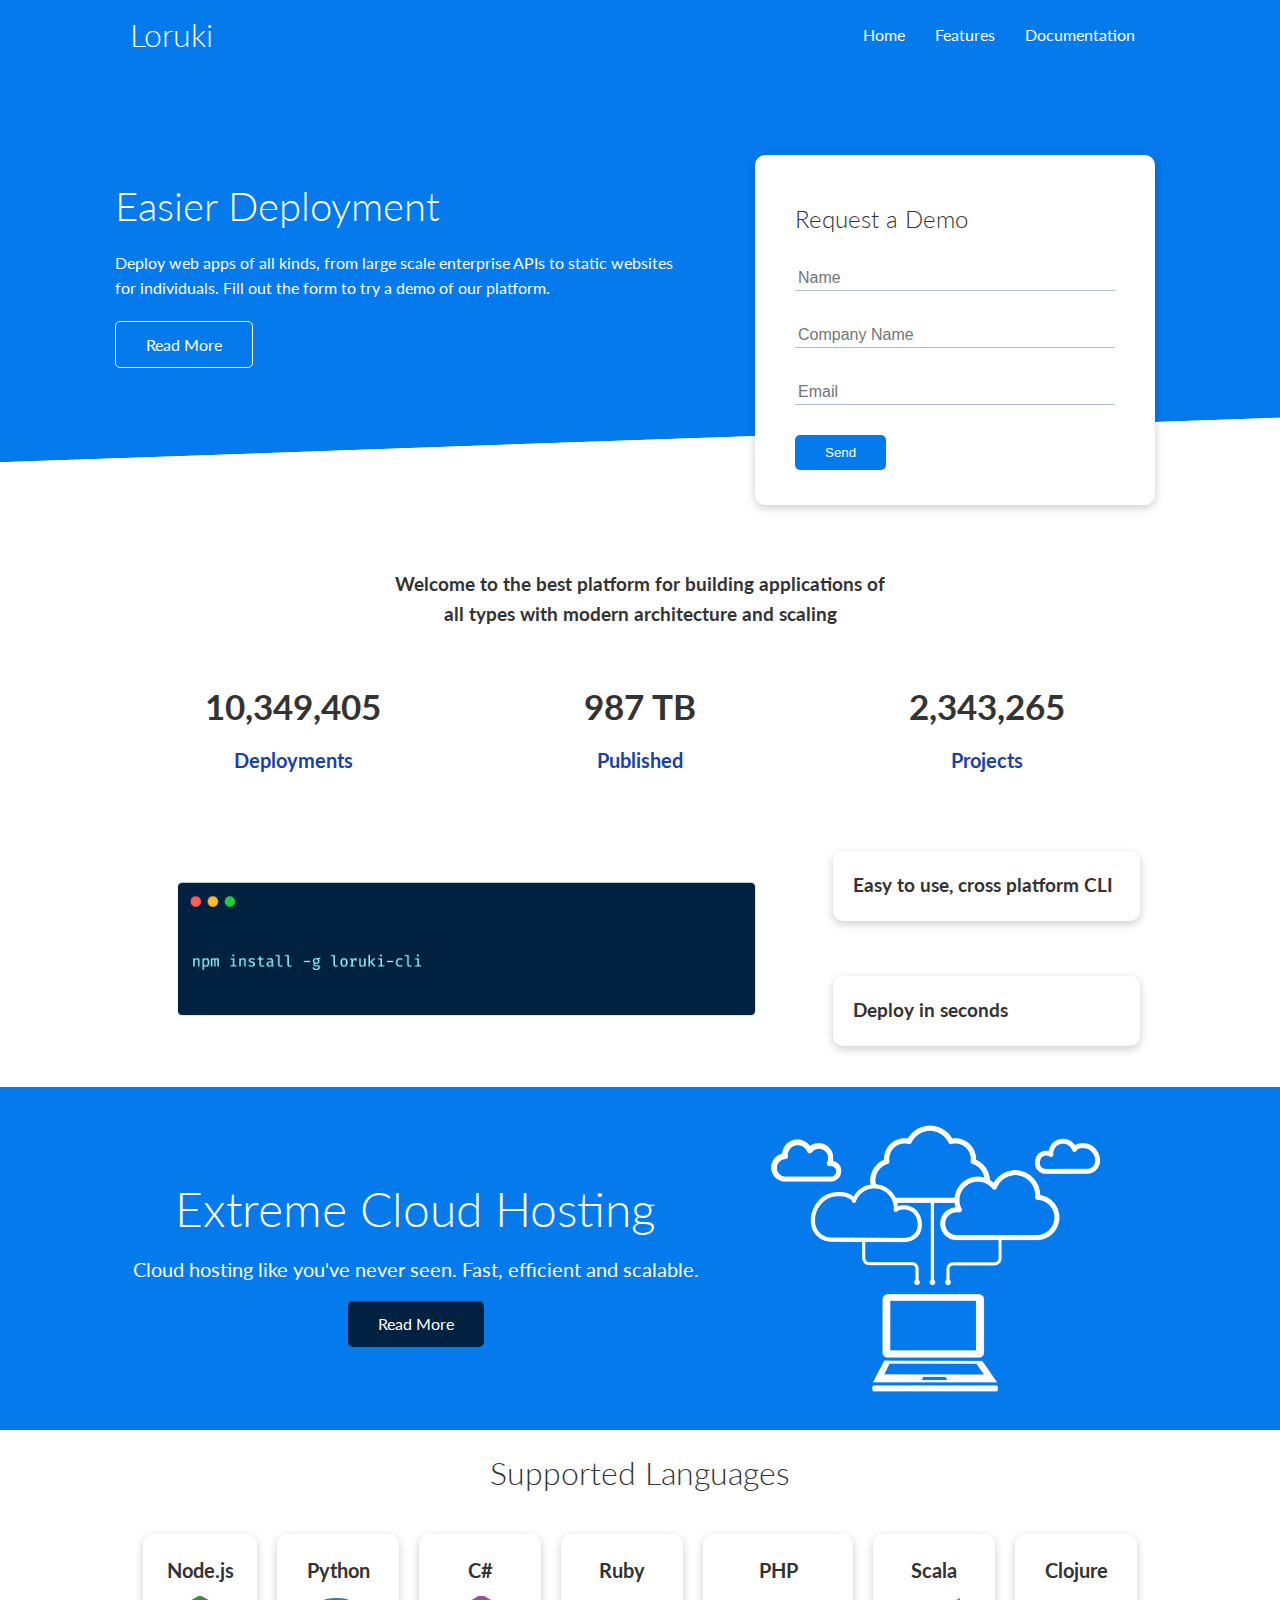
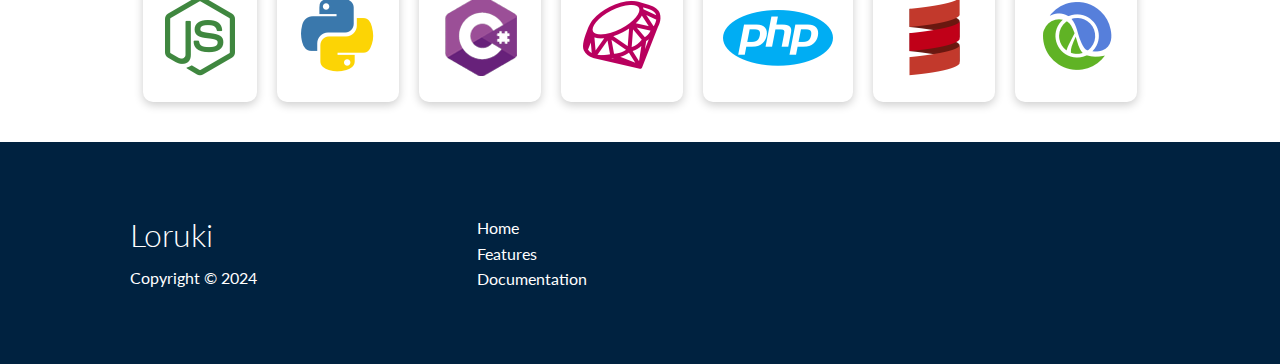
<file: index.html>
<!DOCTYPE html>
<html lang="en">
<head>
  <meta charset="UTF-8">
  <meta name="viewport" content="width=device-width, initial-scale=1.0">

  <link rel="stylesheet" href="https://cdnjs.cloudflare.com/ajax/libs/font-awesome/6.5.2/css/all.min.css" integrity="sha512-SnH5WK+bZxgPHs44uWIX+LLJAJ9/2PkPKZ5QiAj6Ta86w+fsb2TkcmfRyVX3pBnMFcV7oQPJkl9QevSCWr3W6A==" crossorigin="anonymous" referrerpolicy="no-referrer" />
  <link rel="stylesheet" href="css/utilities.css">
  <link rel="stylesheet" href="css/style.css">

  <title>Loruki | Cloud Hosting For Everyone</title>
</head>
<body>
  <!-- Navbar -->
  <div class="navbar">
    <div class="container flex">
      <h1 class="logo">Loruki</h1>

      <nav>
        <ul>
          <li><a href="index.html">Home</a></li>
          <li><a href="features.html">Features</a></li>
          <li><a href="documentation.html">Documentation</a></li>
        </ul>
      </nav>
    </div>
  </div>

  <!-- Showcase -->
  <section class="showcase">
    <div class="container grid">
      <div class="showcase-text">
        <h1>Easier Deployment</h1>
        <p>Deploy web apps of all kinds, from large scale enterprise APIs to static websites for individuals. Fill out the form to try a demo of our platform.</p>
        <a href="features.html" class="btn btn-outline">Read More</a>
      </div>

      <div class="showcase-form card">
        <h2>Request a Demo</h2>
        <form>
          <div class="form-control">
            <input type="text" name="name" placeholder="Name" required>
          </div>

          <div class="form-control">
            <input type="text" name="company" placeholder="Company Name" required>
          </div>

          <div class="form-control">
            <input type="email" name="email" placeholder="Email" required>
          </div>

          <input type="submit" value="Send" class="btn btn-primary">
        </form>
      </div>
    </div>
  </section>

  <!-- Stats -->
  <section class="stats">
    <div class="container">
      <h3 class="stats-heading text-center my-1">
        Welcome to the best platform for building applications of all types with modern architecture and scaling
      </h3>

      <div class="grid grid-3 text-center my-4">
        <div>
          <i class="fas fa-server fa-3x"></i>
          <h3>10,349,405</h3>
          <p class="text-secondary">Deployments</p>
        </div>

        <div>
          <i class="fas fa-upload fa-3x"></i>
          <h3>987 TB</h3>
          <p class="text-secondary">Published</p>
        </div>

        <div>
          <i class="fas fa-project-diagram fa-3x"></i>
          <h3>2,343,265</h3>
          <p class="text-secondary">Projects</p>
        </div>
      </div>
    </div>
  </section>

  <!-- CLI -->
  <section class="cli">
    <div class="container grid">
      <img src="images/cli.png" alt="CLI command image">

      <div class="card">
        <h3>Easy to use, cross platform CLI</h3>
      </div>

      <div class="card">
        <h3>Deploy in seconds</h3>
      </div>
    </div>
  </section>

  <!-- Cloud -->
  <section class="cloud bg-primary my-2 py-2">
    <div class="container grid">
      <div class="text-center">
        <h2 class="lg">Extreme Cloud Hosting</h2>
        <p class="lead my-1">Cloud hosting like you've never seen. Fast, efficient and scalable.</p>
        <a href="features.html" class="btn btn-dark">Read More</a>
      </div>

      <img src="images/cloud.png" alt="cloud image">
    </div>
  </section>

  <!-- Languages -->
  <section class="languages">
    <h2 class="md text-center my-2">
      Supported Languages
    </h2>

    <div class="container flex">
      <div class="card">
        <h4>Node.js</h4>
        <img src="images/logos/node.png" alt="node.js logo">
      </div>

      <div class="card">
        <h4>Python</h4>
        <img src="images/logos/python.png" alt="python logo">
      </div>

      <div class="card">
        <h4>C#</h4>
        <img src="images/logos/csharp.png" alt="c# logo">
      </div>

      <div class="card">
        <h4>Ruby</h4>
        <img src="images/logos/ruby.png" alt="ruby logo">
      </div>

      <div class="card">
        <h4>PHP</h4>
        <img src="images/logos/php.png" alt="php logo">
      </div>

      <div class="card">
        <h4>Scala</h4>
        <img src="images/logos/scala.png" alt="scala logo">
      </div>

      <div class="card">
        <h4>Clojure</h4>
        <img src="images/logos/clojure.png" alt="clojure logo">
      </div>
    </div>
  </section>

  <!-- Footer -->
  <footer class="footer bg-dark py-5">
    <div class="container grid grid-3">
      <div>
        <h1>Loruki</h1>
        <p>Copyright &copy; 2024</p>
      </div>

      <nav>
        <ul>
          <li><a href="index.html">Home</a></li>
          <li><a href="features.html">Features</a></li>
          <li><a href="documentation.html">Documentation</a></li>
        </ul>
      </nav>

      <div class="social">
        <a href="#"><i class="fab fa-github fa-2x"></i></a>
        <a href="#"><i class="fab fa-facebook fa-2x"></i></a>
        <a href="#"><i class="fab fa-instagram fa-2x"></i></a>
        <a href="#"><i class="fab fa-twitter fa-2x"></i></a>
      </div>
    </div>
  </footer>
</body>
</html>
</file>
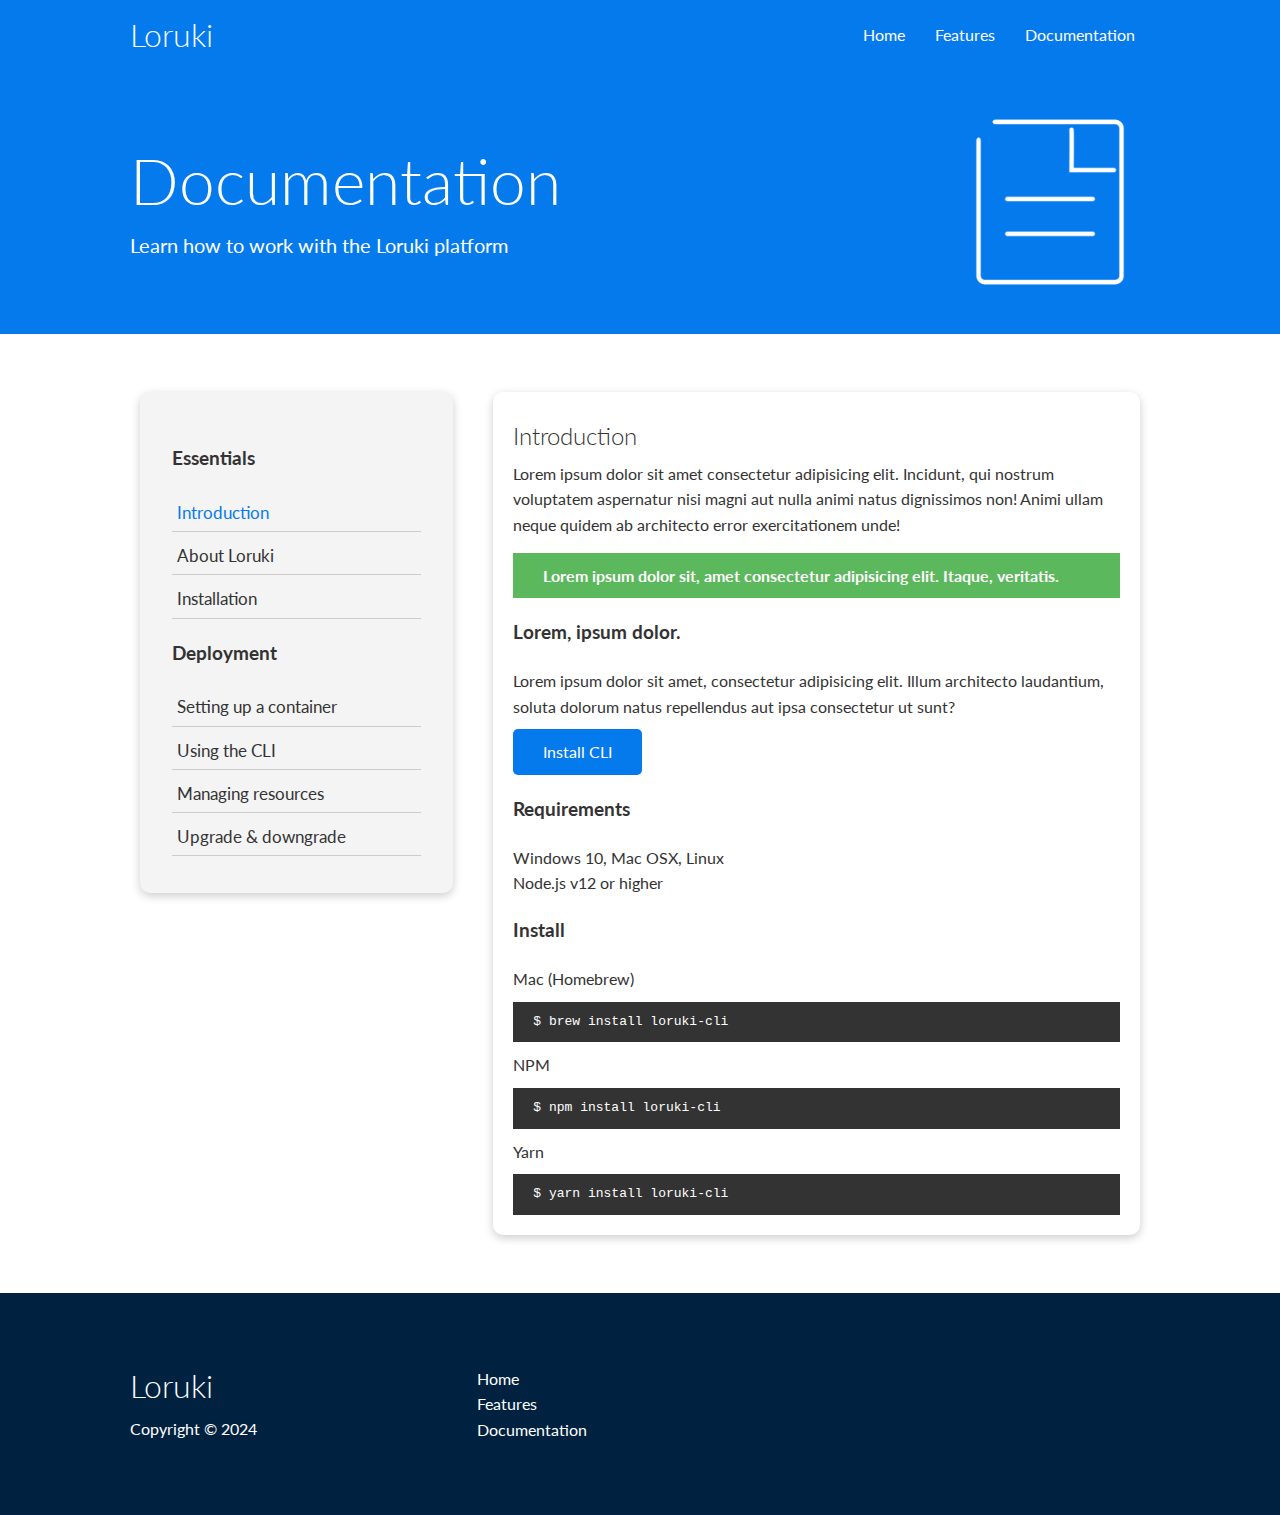
<file: documentation.html>
<!DOCTYPE html>
<html lang="en">
<head>
  <meta charset="UTF-8">
  <meta name="viewport" content="width=device-width, initial-scale=1.0">

  <link rel="stylesheet" href="https://cdnjs.cloudflare.com/ajax/libs/font-awesome/6.5.2/css/all.min.css" integrity="sha512-SnH5WK+bZxgPHs44uWIX+LLJAJ9/2PkPKZ5QiAj6Ta86w+fsb2TkcmfRyVX3pBnMFcV7oQPJkl9QevSCWr3W6A==" crossorigin="anonymous" referrerpolicy="no-referrer" />
  <link rel="stylesheet" href="css/utilities.css">
  <link rel="stylesheet" href="css/style.css">

  <title>Loruki | Cloud Hosting For Everyone</title>
</head>
<body>
  <!-- Navbar -->
  <div class="navbar">
    <div class="container flex">
      <h1 class="logo">Loruki</h1>

      <nav>
        <ul>
          <li><a href="index.html">Home</a></li>
          <li><a href="features.html">Features</a></li>
          <li><a href="documentation.html">Documentation</a></li>
        </ul>
      </nav>
    </div>
  </div>

  <!-- Head Section -->
  <section class="documentation-head bg-primary py-3">
    <div class="container grid">
      <div>
        <h1 class="xl">Documentation</h1>
        <p class="lead">
          Learn how to work with the Loruki platform
        </p>
      </div>

      <img src="images/docs.png" alt="docs image">
    </div>
  </section>

  <!-- Documentation Main -->
  <section class="documentation-main my-4">
    <div class="container grid">
      <div class="card bg-light p-3">
        <h3 class="my-2">Essentials</h3>
        <nav>
          <ul>
            <li><a class="text-primary" href="#">Introduction</a></li>
            <li><a href="#">About Loruki</a></li>
            <li><a href="#">Installation</a></li>
          </ul>
        </nav>

        <h3 class="my-2">Deployment</h3>
        <nav>
          <ul>
            <li><a href="#">Setting up a container</a></li>
            <li><a href="#">Using the CLI</a></li>
            <li><a href="#">Managing resources</a></li>
            <li><a href="#">Upgrade & downgrade</a></li>
          </ul>
        </nav>
      </div>

      <div class="card">
        <h2>Introduction</h2>
        <p>
          Lorem ipsum dolor sit amet consectetur adipisicing elit. Incidunt, qui nostrum voluptatem aspernatur nisi magni aut nulla animi natus dignissimos non! Animi ullam neque quidem ab architecto error exercitationem unde!
        </p>

        <div class="alert alert-success">
          <i class="fas fa-info"></i> Lorem ipsum dolor sit, amet consectetur adipisicing elit. Itaque, veritatis.
        </div>

        <h3>Lorem, ipsum dolor.</h3>
        <p>
          Lorem ipsum dolor sit amet, consectetur adipisicing elit. Illum architecto laudantium, soluta dolorum natus repellendus aut ipsa consectetur ut sunt?
        </p>
        <a href="#" class="btn btn-primary">Install CLI</a>

        <h3>Requirements</h3>
        <ul>
          <li>Windows 10, Mac OSX, Linux</li>
          <li>Node.js v12 or higher</li>
        </ul>

        <h3>Install</h3>
        <p>Mac (Homebrew)</p>
        <pre><code>$ brew install loruki-cli</code></pre>

        <p>NPM</p>
        <pre><code>$ npm install loruki-cli</code></pre>

        <p>Yarn</p>
        <pre><code>$ yarn install loruki-cli</code></pre>
      </div>
    </div>
  </section>

  <!-- Footer -->
  <footer class="footer bg-dark py-5">
    <div class="container grid grid-3">
      <div>
        <h1>Loruki</h1>
        <p>Copyright &copy; 2024</p>
      </div>

      <nav>
        <ul>
          <li><a href="index.html">Home</a></li>
          <li><a href="features.html">Features</a></li>
          <li><a href="documentation.html">Documentation</a></li>
        </ul>
      </nav>

      <div class="social">
        <a href="#"><i class="fab fa-github fa-2x"></i></a>
        <a href="#"><i class="fab fa-facebook fa-2x"></i></a>
        <a href="#"><i class="fab fa-instagram fa-2x"></i></a>
        <a href="#"><i class="fab fa-twitter fa-2x"></i></a>
      </div>
    </div>
  </footer>
</body>
</html>
</file>
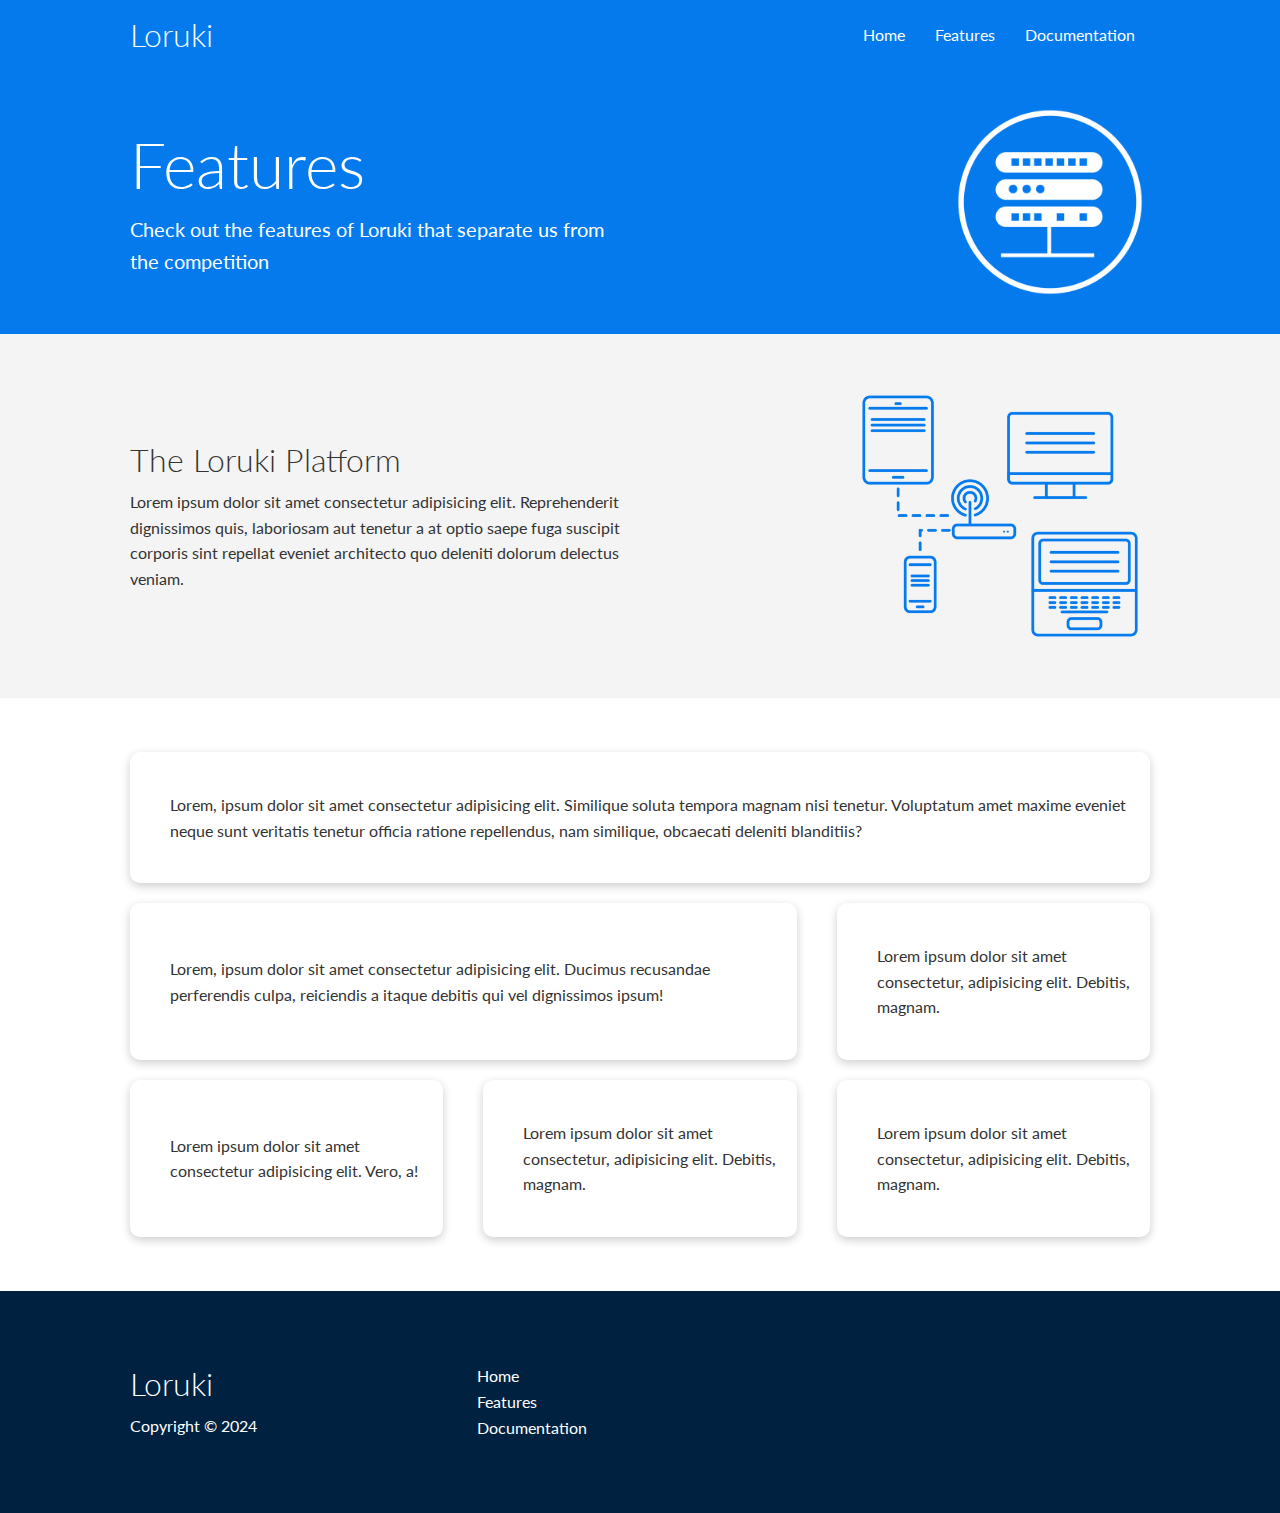
<file: features.html>
<!DOCTYPE html>
<html lang="en">
<head>
  <meta charset="UTF-8">
  <meta name="viewport" content="width=device-width, initial-scale=1.0">

  <link rel="stylesheet" href="https://cdnjs.cloudflare.com/ajax/libs/font-awesome/6.5.2/css/all.min.css" integrity="sha512-SnH5WK+bZxgPHs44uWIX+LLJAJ9/2PkPKZ5QiAj6Ta86w+fsb2TkcmfRyVX3pBnMFcV7oQPJkl9QevSCWr3W6A==" crossorigin="anonymous" referrerpolicy="no-referrer" />
  <link rel="stylesheet" href="css/utilities.css">
  <link rel="stylesheet" href="css/style.css">

  <title>Loruki | Cloud Hosting For Everyone</title>
</head>
<body>
  <!-- Navbar -->
  <div class="navbar">
    <div class="container flex">
      <h1 class="logo">Loruki</h1>

      <nav>
        <ul>
          <li><a href="index.html">Home</a></li>
          <li><a href="features.html">Features</a></li>
          <li><a href="documentation.html">Documentation</a></li>
        </ul>
      </nav>
    </div>
  </div>

  <!-- Head Section -->
  <section class="features-head bg-primary py-3">
    <div class="container grid">
      <div>
        <h1 class="xl">Features</h1>
        <p class="lead">
          Check out the features of Loruki that separate us from the competition
        </p>
      </div>

      <img src="images/server.png" alt="server image">
    </div>
  </section>

  <!-- Sub Head -->
  <section class="features-sub-head bg-light py-3">
    <div class="container grid">
      <div>
        <h1 class="md">The Loruki Platform</h1>
        <p>
          Lorem ipsum dolor sit amet consectetur adipisicing elit. Reprehenderit dignissimos quis, laboriosam aut tenetur a at optio saepe fuga suscipit corporis sint repellat eveniet architecto quo deleniti dolorum delectus veniam.
        </p>
      </div>

      <img src="images/server2.png" alt="server image">
    </div>
  </section>

  <!-- Main -->
  <section class="features-main my-2">
    <div class="container grid grid-3">
      <div class="card flex">
        <i class="fas fa-server fa-3x"></i>
        <p>
          Lorem, ipsum dolor sit amet consectetur adipisicing elit. Similique soluta tempora magnam nisi tenetur. Voluptatum amet maxime eveniet neque sunt veritatis tenetur officia ratione repellendus, nam similique, obcaecati deleniti blanditiis?
        </p>
      </div>

      <div class="card flex">
        <i class="fas fa-network-wired fa-3x"></i>
        <p>
          Lorem, ipsum dolor sit amet consectetur adipisicing elit. Ducimus recusandae perferendis culpa, reiciendis a itaque debitis qui vel dignissimos ipsum!
        </p>
      </div>

      <div class="card flex">
        <i class="fas fa-laptop-code fa-3x"></i>
        <p>
          Lorem ipsum dolor sit amet consectetur, adipisicing elit. Debitis, magnam.
        </p>
      </div>

      <div class="card flex">
        <i class="fas fa-database fa-3x"></i>
        <p>
          Lorem ipsum dolor sit amet consectetur adipisicing elit. Vero, a!
        </p>
      </div>

      <div class="card flex">
        <i class="fas fa-power-off fa-3x"></i>
        <p>
          Lorem ipsum dolor sit amet consectetur, adipisicing elit. Debitis, magnam.
        </p>
      </div>

      <div class="card flex">
        <i class="fas fa-upload fa-3x"></i>
        <p>
          Lorem ipsum dolor sit amet consectetur, adipisicing elit. Debitis, magnam.
        </p>
      </div>
    </div>
  </section>

  <!-- Footer -->
  <footer class="footer bg-dark py-5">
    <div class="container grid grid-3">
      <div>
        <h1>Loruki</h1>
        <p>Copyright &copy; 2024</p>
      </div>

      <nav>
        <ul>
          <li><a href="index.html">Home</a></li>
          <li><a href="features.html">Features</a></li>
          <li><a href="documentation.html">Documentation</a></li>
        </ul>
      </nav>

      <div class="social">
        <a href="#"><i class="fab fa-github fa-2x"></i></a>
        <a href="#"><i class="fab fa-facebook fa-2x"></i></a>
        <a href="#"><i class="fab fa-instagram fa-2x"></i></a>
        <a href="#"><i class="fab fa-twitter fa-2x"></i></a>
      </div>
    </div>
  </footer>
</body>
</html>
</file>
<file: css/utilities.css>
/* Formatting */
.container {
  max-width: 1100px;
  margin: 0 auto;
  overflow: auto;
  padding: 0 40px;
}

.flex {
  display: flex;
  justify-content: center;
  align-items: center;
  height: 100%;
}

.grid {
  display: grid;
  grid-template-columns: repeat(2, 1fr);
  gap: 20px;
  justify-content: center;
  align-items: center;
  height: 100%;
}

.grid-3 {
  grid-template-columns: repeat(3, 1fr);
}

/* Card */
.card {
  background-color: #fff;
  color: #333;
  border-radius: 10px;
  box-shadow: 0 3px 10px rgba(0, 0, 0, 0.2);
  padding: 20px;
  margin: 10px;
}

/* Button */
.btn {
  display: inline-block;
  padding: 10px 30px;
  cursor: pointer;
  background-color: var(--primary-color);
  color: #fff;
  border: none;
  border-radius: 5px;
}

.btn:hover {
  transform: scale(0.98);
}

.btn-outline {
  background-color: transparent;
  border: 1px solid #fff;
}

.text-center {
  text-align: center;
}

/* Text sizes */
.lead {
  font-size: 20px;
}

.sm {
  font-size: 1rem;
}

.md {
  font-size: 2rem;
}

.lg {
  font-size: 3rem;
}

.xl {
  font-size: 4rem;
}

/* Text Colors */
.text-primary {
  color: var(--primary-color);
}

.text-secondary {
  color: var(--secondary-color);
}

.text-dark {
  color: var(--dark-color);
}

.text-light {
  color: var(--light-color);
}


/* Alert */
.alert {
  background-color: var(--light-color);
  padding: 10px 20px;
  font-weight: bold;
  margin: 15px 0;
}

.alert i {
  margin-right: 10px;
}

.alert-success {
  background-color: var(--success-color);
  color: #fff;
}

.alert-error {
  background-color: var(--error-color);
  color: #fff;
}

/* Backgrounds & Colored Buttons */
.bg-primary,
.btn-primary {
  background-color: var(--primary-color);
  color: #fff;
}

.bg-secondary,
.btn-secondary {
  background-color: var(--secondary-color);
  color: #fff;
}

.bg-dark,
.btn-dark {
  background-color: var(--dark-color);
  color: #fff;
}

.bg-light,
.btn-light {
  background-color: var(--light-color);
  color: #333;
}

.bg-primary a,
.btn-primary a,
.bg-secondary a,
.btn-secondary a,
.bg-dark a,
.btn-dark a {
  color: #fff;
}

/* Margin */
.my-1 {
  margin: 1rem 0;
}

.my-2 {
  margin: 1.5rem 0;
}

.my-3 {
  margin: 2rem 0;
}

.my-4 {
  margin: 3rem 0;
}

.my-5 {
  margin: 4rem 0;
}

.m-1 {
  margin: 1rem;
}

.m-2 {
  margin: 1.5rem;
}

.m-3 {
  margin: 2rem;
}

.m-4 {
  margin: 3rem;
}

.m-5 {
  margin: 4rem;
}

/* Padding */
.py-1 {
  padding: 1rem 0;
}

.py-2 {
  padding: 1.5rem 0;
}

.py-3 {
  padding: 2rem 0;
}

.py-4 {
  padding: 3rem 0;
}

.py-5 {
  padding: 4rem 0;
}

.p-1 {
  padding: 1rem;
}

.p-2 {
  padding: 1.5rem;
}

.p-3 {
  padding: 2rem;
}

.p-4 {
  padding: 3rem;
}

.p-5 {
  padding: 4rem;
}
</file>
<file: css/style.css>
@import url('https://fonts.googleapis.com/css2?family=Lato:wght@300&display=swap');

/* Properties */
:root {
  --primary-color: #047aed;
  --secondary-color: #1c3fa8;
  --dark-color: #002240;
  --light-color: #f4f4f4;
  --success-color: #5cb85c;
  --error-color: #d9535f;
}

/* Base styles */
* {
  box-sizing: border-box;
  padding: 0;
  margin: 0;
}

body {
  font-family: 'Lato', sans-serif;
  color: #333;
  line-height: 1.6;
}

ul {
  list-style-type: none;
}

a {
  text-decoration: none;
  color: #333;
}

h1, h2 {
  font-weight: 300;
  line-height: 1.2;
  margin: 10px 0;
}

p {
  margin: 10px 0;
}

img {
  width: 100%;
}

code, pre {
  background-color: #333;
  color: #fff;
  padding: 10px;
}

/* Navbar */
.navbar {
  background-color: var(--primary-color);
  color: #fff;
  height: 70px;
}

.navbar ul {
  display: flex;
}

.navbar a {
  color: #fff;
  padding: 10px;
  margin: 0 5px;
}

.navbar a:hover {
  border-bottom: 2px solid #fff ;
}

.navbar .flex {
  justify-content: space-between;
}

/* Showcase Section */
.showcase {
  height: 400px;
  background-color: var(--primary-color);
  color: #fff;
  position: relative;
}

.showcase h1 {
  font-size: 40px;
}

.showcase p {
  margin: 20px 0;
}

.showcase .grid {
  overflow: visible;
  grid-template-columns: 55% 45%;
  gap: 30px;
}

.showcase-text {
  animation: slideInFromLeft 1s ease-in;
}

.showcase-form {
  position: relative;
  top: 60px;
  height: 350px;
  width: 400px;
  padding: 40px;
  z-index: 100;
  justify-self: flex-end;
  animation: slideInFromRight 1s ease-in;
}

.showcase-form .form-control {
  margin: 30px 0;
}

.showcase-form input[type='text'],
.showcase-form input[type='email'] {
  border: 0;
  border-bottom: 1px solid #b4becb;
  width: 100%;
  padding: 3px;
  font-size: 16px;
}

.showcase-form input:focus {
  outline: none;
}

.showcase::before,
.showcase::after {
  content: '';
  position: absolute;
  height: 100px;
  bottom: -70px;
  right: 0;
  left: 0;
  background-color: #fff;
  transform: skewY(-2deg);
  -webkit-transform: skewY(-2deg);
  -moz-transform: skewY(-2deg);
  -ms-transform: skewY(-2deg);
}

/* Stats Section */
.stats {
  padding-top: 100px;
  animation: slideInFromBottom 1s ease-in;
}

.stats-heading {
  max-width: 500px;
  margin: auto;
}

.stats .grid h3 {
  font-size: 35px;
}

.stats .grid p {
  font-size: 20px;
  font-weight: bold;
}

/* CLI Section */
.cli .grid {
  grid-template-columns: repeat(3, 1fr);
  grid-template-rows: repeat(2, 1fr);
}

.cli .grid > *:first-child {
  grid-column: 1 / span 2;
  grid-row: 1 / span 2;
}

/* Cloud Section */
.cloud .grid {
  grid-template-columns: 4fr 3fr;
}

/* Languages Section */
.languages .flex {
  flex-wrap: wrap;
}

.languages .card {
  text-align: center;
  margin: 18px 10px 40px;
  transition: transform 0.2s ease-in;
}

.languages .card h4 {
  font-size: 20px;
  margin-bottom: 10px;
}

.languages .card:hover {
  transform: translateY(-15px);
}

/* Features Page */
.features-head img {
  width: 200px;
  justify-self: flex-end;
}

.features-sub-head img {
  width: 300px;
  justify-self: flex-end;
}

.features-main .card > i {
  margin-right: 20px;
}

.features-main .grid {
  padding: 30px;
}

.features-main .grid > *:first-child {
  grid-column: 1 / span 3;
}

.features-main .grid > *:nth-child(2) {
  grid-column: 1 / span 2;
}

/* Documentation Page */
.documentation-head img {
  width: 200px;
  justify-self: flex-end;
}

.documentation-main h3 {
  margin: 20px 0;
}

.documentation-main .grid {
  grid-template-columns: 1fr 2fr;
  align-items: flex-start;
}

.documentation-main nav li {
  font-size: 17px;
  padding: 5px;
  margin-bottom: 5px;
  border-bottom: 1px solid #ccc;
}

.documentation-main a:hover {
  font-weight: bold;
}

/* Footer */
.footer .social a {
  margin: 0 10px;
}

/* Animations */
@keyframes slideInFromLeft {
  0% {
    transform: translateX(-100%);
  }

  100% {
    transform: translateX(0);
  }
}

@keyframes slideInFromRight {
  0% {
    transform: translateX(100%);
  }

  100% {
    transform: translateX(0);
  }
}

@keyframes slideInFromTop {
  0% {
    transform: translateY(-100%);
  }

  100% {
    transform: translateX(0);
  }
}

@keyframes slideInFromBottom {
  0% {
    transform: translateY(100%);
  }

  100% {
    transform: translateX(0);
  }
}

/* Tablets and under */
@media(max-width: 768px) {
  .grid,
  .showcase .grid,
  .stats .grid,
  .cli .grid,
  .cloud .grid,
  .features-main .grid,
  .documentation-main .grid {
    grid-template-columns: 1fr;
    grid-template-rows: 1fr;
  }

  .showcase {
    height: auto;
  }

  .showcase-text {
    text-align: center;
    margin-top: 40px;
    animation: slideInFromTop 1s ease-in;
  }

  .showcase-form {
    justify-self: center;
    margin: auto;
    animation: slideInFromBottom 1s ease-in;
  }

  .cli .grid > *:first-child {
    grid-column: 1;
    grid-row: 1;
  }

  .features-head,
  .features-sub-head,
  .documentation-head {
    text-align: center;
  }

  .features-head img,
  .features-sub-head img,
  .documentation-head img {
    justify-self: center;
  }

  .features-main .grid > *:first-child,
  .features-main .grid > *:nth-child(2) {
    grid-column: 1;
  }
}

/* Mobile Phones */
@media(max-width: 500px) {
  .navbar {
    height: 110px;
  }

  .navbar .flex {
    flex-direction: column;
  }

  .navbar ul {
    padding: 10px;
    background-color: rgba(0, 0, 0, 0.1);
  }
}
</file>
